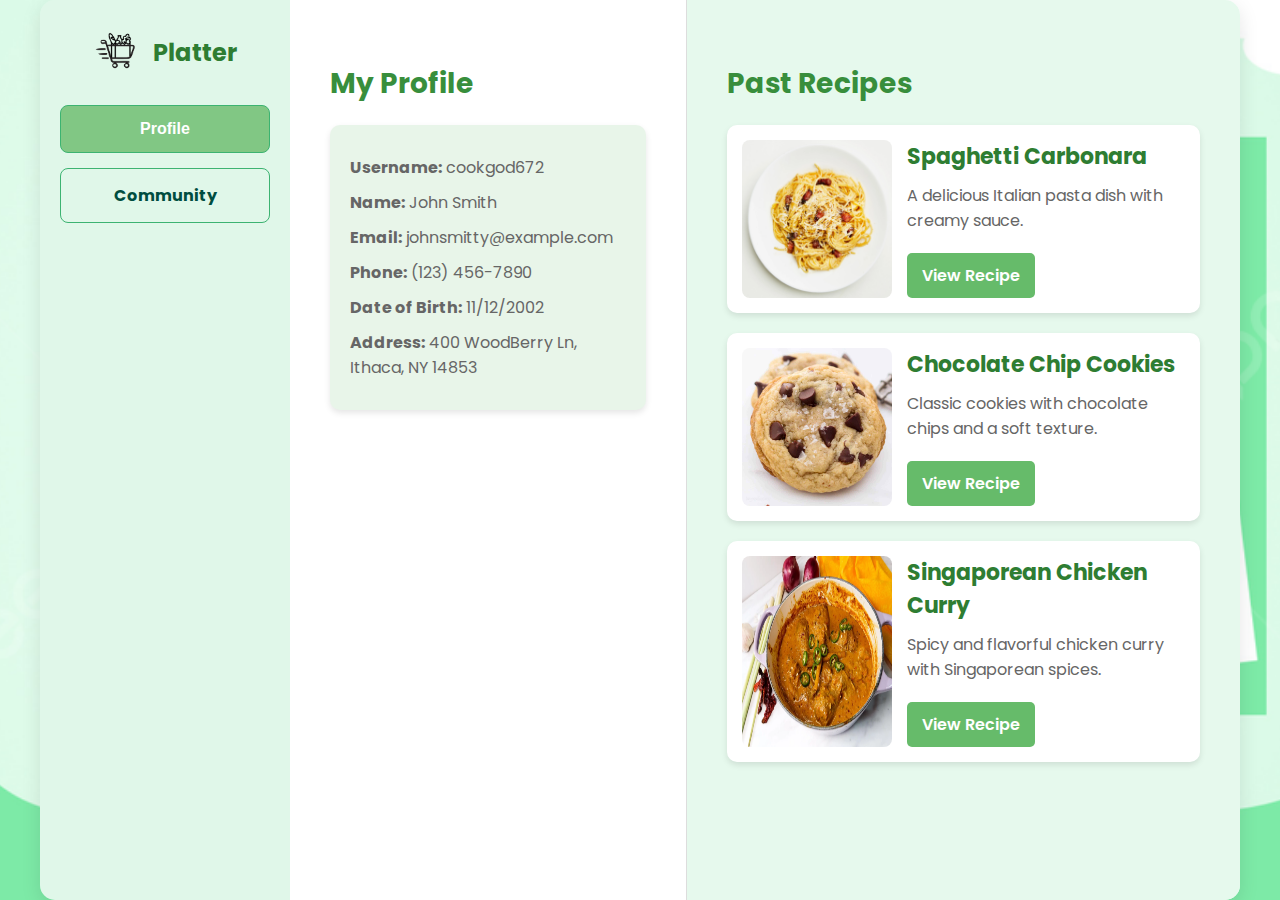
<file: account.html>
<!DOCTYPE html>
<html lang="en">
<head>
    <meta charset="UTF-8">
    <meta name="viewport" content="width=device-width, initial-scale=1.0">
    <title>Profile and Recipes Page</title>
    <link rel="stylesheet" href="https://fonts.googleapis.com/css2?family=Lexend:wght@300;600&family=Poppins:wght@400;700&display=swap">
    <link rel="stylesheet" href="account.css"> 
</head>
<body>

    <div class="container">
        <!-- Sidebar -->
        <div class="sidebar">
            <!-- Logo and title container -->
            <div class="logo-title">
                <img src="images/output-onlinepngtools.png" alt="Logo" class="logo">
                <h2>Platter</h2>
            </div>
            <!-- Menu items -->
            <button class="button-51 active">Profile</button>
            <a href="community.html" class="button-51">Community</a>
        </div>
            
        <!-- Main Content -->
        <div class="main-content">
            <!-- Profile Section -->
            <div class="profile-section">
                <h2>My Profile</h2>
                <div class="profile-details">
                    <p><strong>Username:</strong> cookgod672</p>
                    <p><strong>Name:</strong> John Smith</p>
                    <p><strong>Email:</strong> johnsmitty@example.com</p>
                    <p><strong>Phone:</strong> (123) 456-7890</p>
                    <p><strong>Date of Birth:</strong> 11/12/2002</p>
                    <p><strong>Address:</strong> 400 WoodBerry Ln, Ithaca, NY 14853</p>
                </div>
            </div>

            <!-- Recipes Section -->
            <div class="recipes-section">
                <h2>Past Recipes</h2>

                <div class="recipe-item">
                    <img src="images/carbonara.webp" alt="Spaghetti Carbonara">
                    <div class="recipe-details">
                        <h3>Spaghetti Carbonara</h3>
                        <p>A delicious Italian pasta dish with creamy sauce.</p>
                        <a href="#" class="view-recipe-button">View Recipe</a>
                    </div>
                </div>

                <div class="recipe-item">
                    <img src="images/cookie2.jpg" alt="Chocolate Chip Cookies">
                    <div class="recipe-details">
                        <h3>Chocolate Chip Cookies</h3>
                        <p>Classic cookies with chocolate chips and a soft texture.</p>
                        <a href="#" class="view-recipe-button">View Recipe</a>
                    </div>
                </div>

                <div class="recipe-item">
                    <img src="images/curry.webp" alt="Singaporean Chicken Curry">
                    <div class="recipe-details">
                        <h3>Singaporean Chicken Curry</h3>
                        <p>Spicy and flavorful chicken curry with Singaporean spices.</p>
                        <a href="#" class="view-recipe-button">View Recipe</a>
                    </div>
                </div>
            </div>
        </div>
    </div>

</body>
</html>
</file>
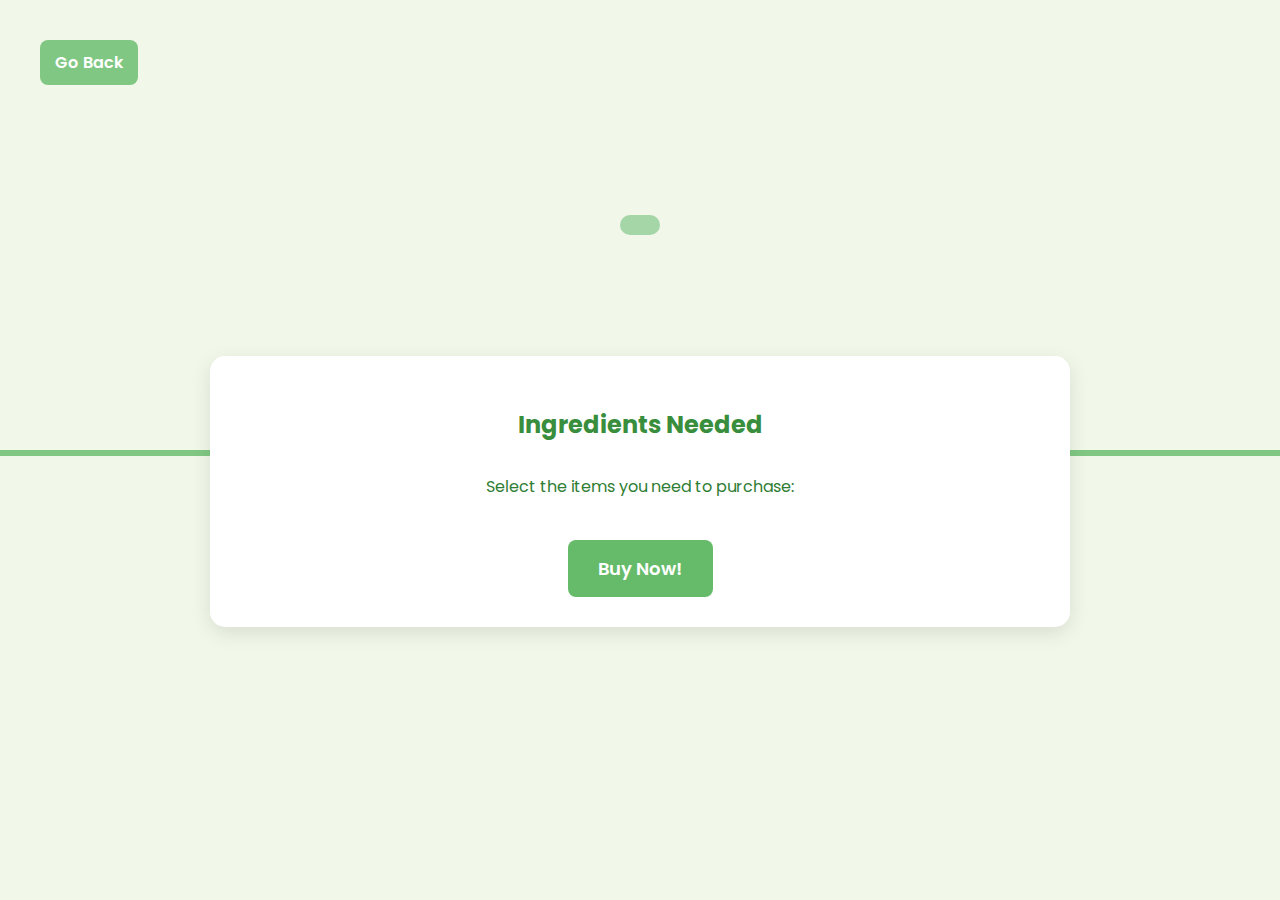
<file: buy.html>
<!DOCTYPE html>
<html lang="en">
<head>
    <link rel="stylesheet" href="buy.css">
    <meta charset="UTF-8">
    <meta name="viewport" content="width=device-width, initial-scale=1.0">
    <title>Buy Ingredients</title>
    <script src="buy.js" defer></script>
    <!-- Google Fonts for Styling -->
    <link rel="stylesheet" href="https://fonts.googleapis.com/css2?family=Lexend:wght@300;600&family=Poppins:wght@400;700&display=swap">
</head>
<body>

    <!-- "Go Back" Button to Return to Recipe Page -->
    <button class="back-button" onclick="history.back()">Go Back</button>

    <div class="hero">
        <h1 id="title"></h1>
    </div>

    <div class="container">
        <h2>Ingredients Needed</h2>
        <p>Select the items you need to purchase:</p>
        <ul id="ingredients">
        </ul>
        <!-- "Buy Now" Button -->
        <button class="buy-button" onclick="buy()">Buy Now!</button>
        <p id="confirmation">Purchase successful! Your items will be delivered soon.</p>
    </div>
</body>
</html>
</file>
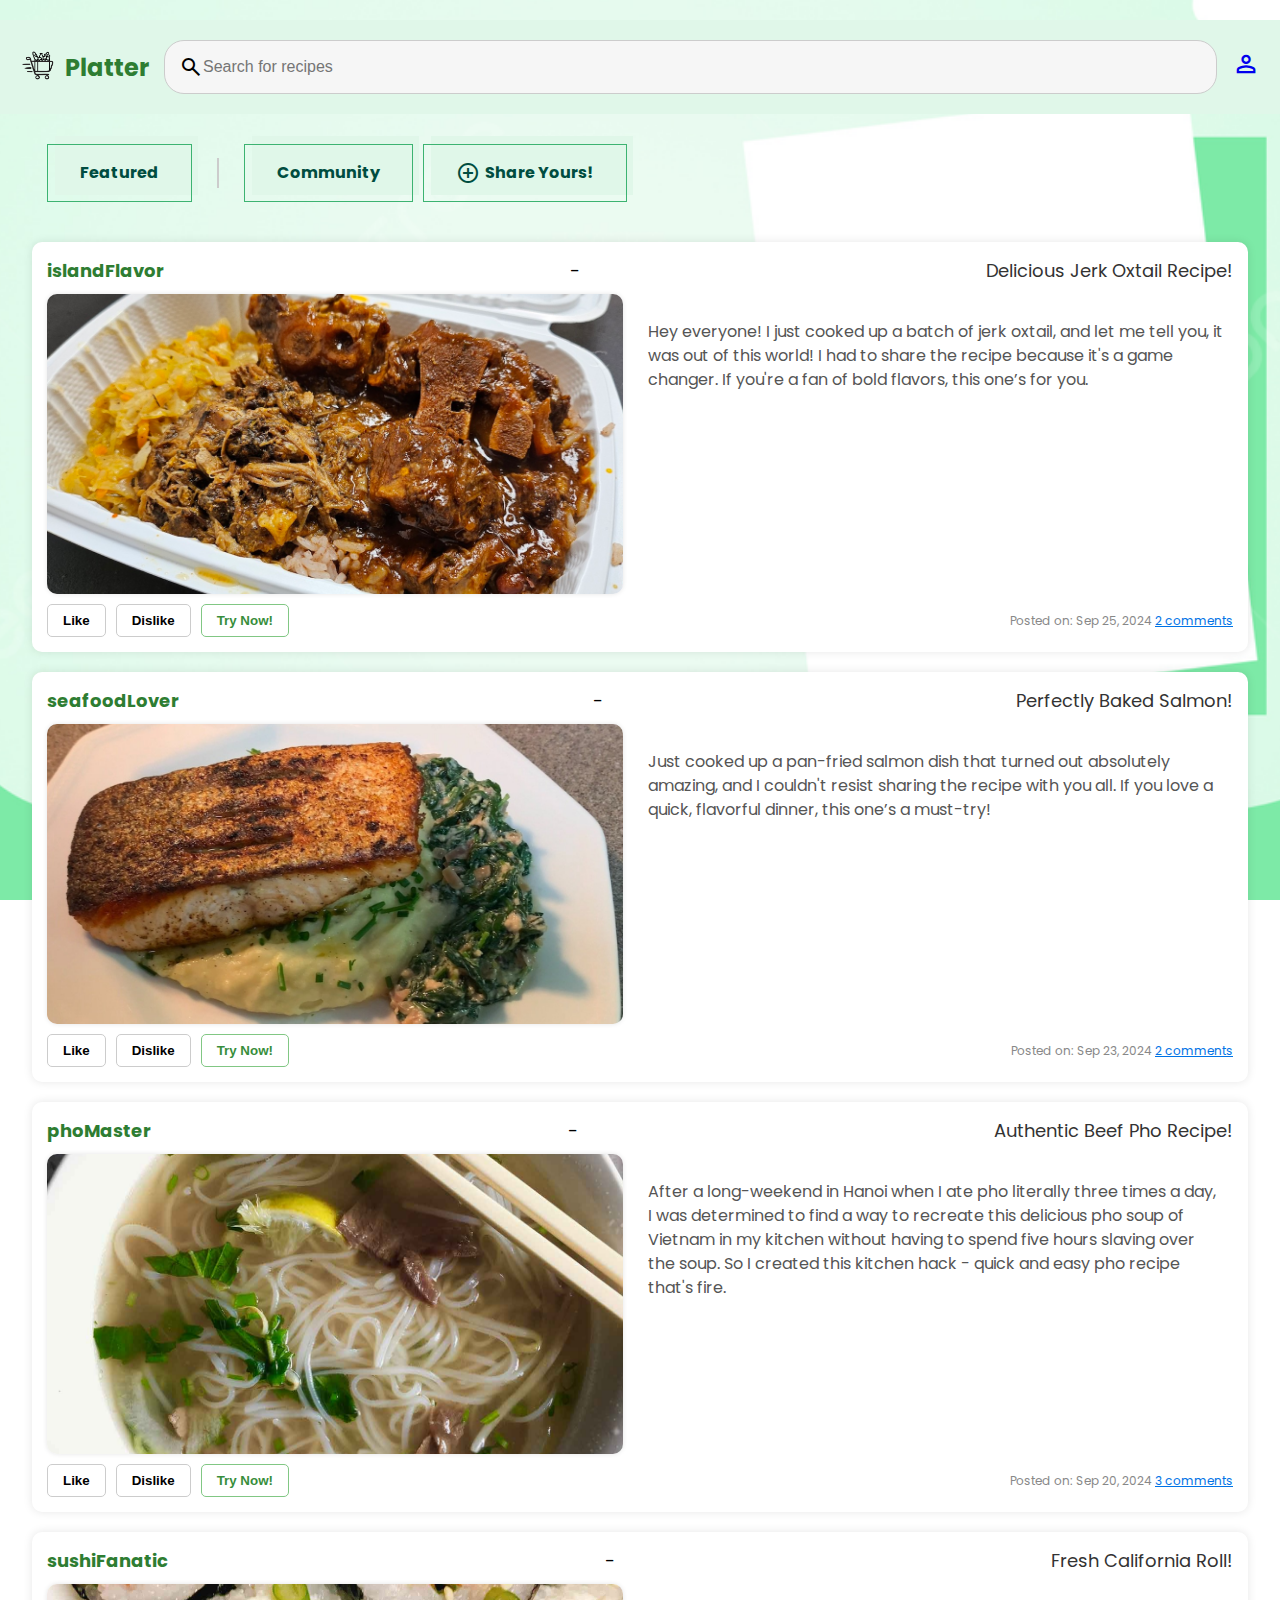
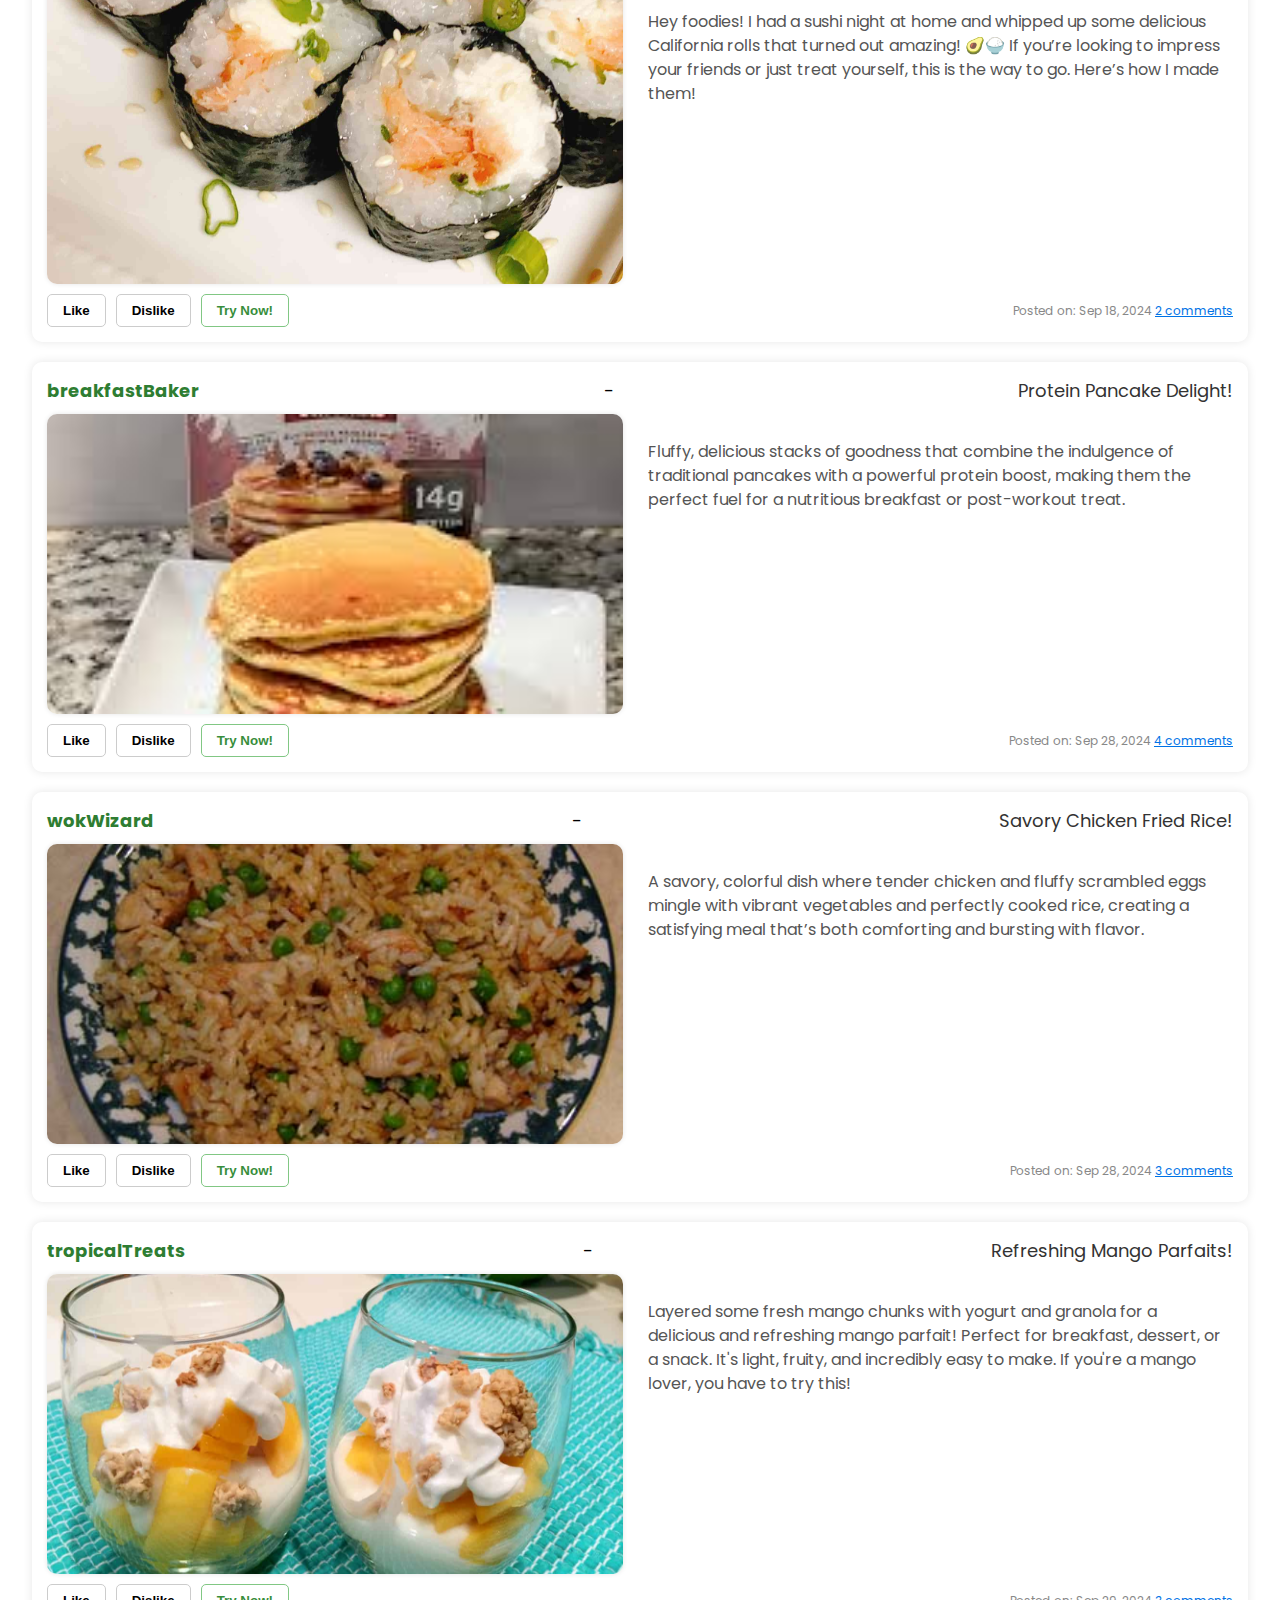
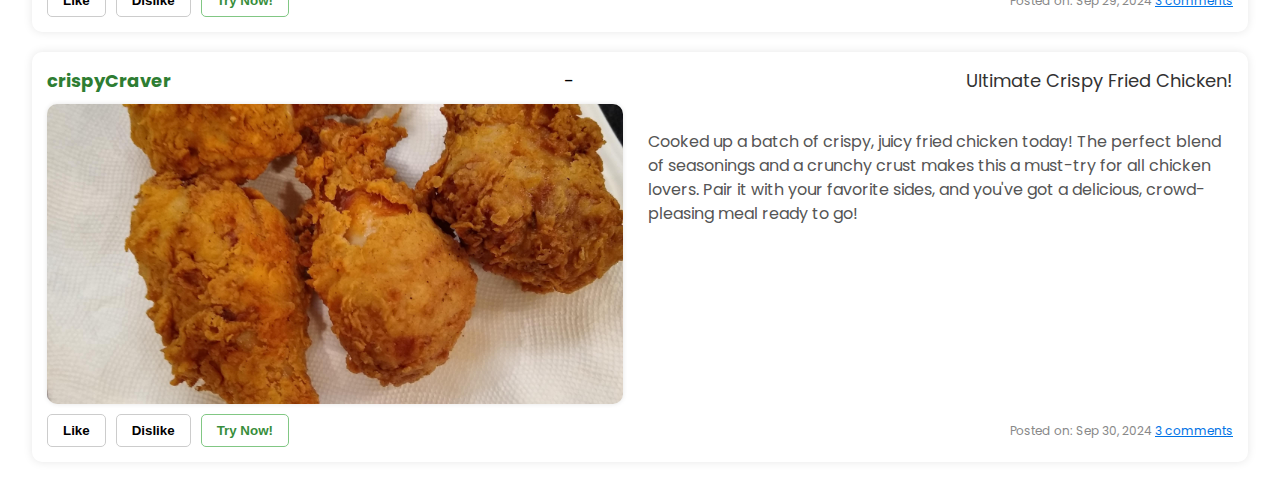
<file: community.html>
<!DOCTYPE html>
<html lang="en">
<head>
    <meta charset="UTF-8">
    <meta name="viewport" content="width=device-width, initial-scale=1.0">
    <title>Platter</title>
    <link rel="stylesheet" href="community.css">
    <link rel="stylesheet" href="https://fonts.googleapis.com/css2?family=Lexend:wght@300&display=swap">
    <link rel="stylesheet" href="https://fonts.googleapis.com/css2?family=Material+Symbols+Outlined:opsz,wght,FILL,GRAD@24,400,0,0">
    <link rel="stylesheet" href="https://fonts.googleapis.com/css2?family=Material+Symbols+Outlined:opsz,wght@20..48,100..700,0..1,-50..200" />
    <link rel="stylesheet" href="https://fonts.googleapis.com/css2?family=Poppins:wght@300;400;500;600;700&display=swap">
    <script src="community.js" defer></script>
</head>
<body>
    <!-- Main content container with header elements -->
    <div class="header-container">
        <!-- Top part of the header (light green background) -->
        <div class="top-header">
            <div class="container">

                <!-- Logo and Title -->
                <div class="logo-title">
                    <img src="images/output-onlinepngtools.png" alt="Logo" class="logo">
                    <span class="site-title">Platter</span>
                </div>

                <!-- Search Form -->
                <form class="search-form">
                    <div class="search">
                        <span class="search-icon material-symbols-outlined">search</span>
                        <input class="search-input" type="search" placeholder="Search for recipes" id="searchInput">
                        <div class="dropdown" id="dropdown">
                        </div>
                    </div>
                </form>

                <!-- Profile and Cart Icons -->
                <div class="user-cart">
                    <a href="account.html" class="profile-link">
                        <span class="material-symbols-outlined">person</span>
                    </a>         
                </div>
            </div>
        </div>

        <!-- Buttons Section for toggling or navigating -->
        <div class="button-container">
            <a href="index.html" class="button-51" role="button">Featured</a>
            <div class="line-divider"></div>
            <button class="button-51" id="community-btn">Community</button>
            <!-- New Share Yours Button -->
            <a href="new.html" class="button-51 share-button">
                <span class="material-symbols-outlined">add_circle</span> Share Yours!
            </a>
        </div>

        <!-- Enhanced Reddit-Like Fake Posts Section -->
        <div class="enhanced-post-section" id="bigContainer">
            <!-- Post 1: Jerk Oxtail -->
            <div class="post-container" id="firstRow">
                <div class="post-header">
                    <span class="username">islandFlavor</span> - <span class="title">Delicious Jerk Oxtail Recipe!</span>
                </div>
                <div class="post-content">
                    <!-- Left side: Image -->
                    <img src="images/jerk.jpg" alt="Jerk Oxtail" class="post-image">
                    <!-- Right side: Text description -->
                    <div class="post-description">
                        <p>Hey everyone! I just cooked up a batch of jerk oxtail, and let me tell you, it was out of this world! I had to share the recipe because it's a game changer. If you're a fan of bold flavors, this one’s for you.</p>
                    </div>
                </div>
                <div class="post-footer">
                    <div class="like-dislike-container">
                        <button class="like-button" onclick="toggleLike(this)">Like</button>
                        <button class="dislike-button" onclick="toggleDislike(this)">Dislike</button>
                        <button class="try-now-button" onclick="goRecipe('Delicious Jerk Oxtail Recipe!')">Try Now!</button>
                    </div>
                    <div class="post-details">
                        <span class="post-date">Posted on: Sep 25, 2024</span>
                        <span class="comments" onclick="openComments('comments1')">2 comments</span>
                    </div>
                </div>
            </div>

            <!-- Post 2: Salmon -->
            <div class="post-container">
                <div class="post-header">
                    <span class="username">seafoodLover</span> - <span class="title">Perfectly Baked Salmon!</span>
                </div>
                <div class="post-content">
                    <!-- Left side: Image -->
                    <img src="images/salmon.jpg" alt="Salmon" class="post-image">
                    <!-- Right side: Text description -->
                    <div class="post-description">
                        <p>Just cooked up a pan-fried salmon dish that turned out absolutely amazing, and I couldn't resist sharing the recipe with you all. If you love a quick, flavorful dinner, this one’s a must-try!</p>
                    </div>
                </div>
                <div class="post-footer">
                    <div class="like-dislike-container">
                        <button class="like-button" onclick="toggleLike(this)">Like</button>
                        <button class="dislike-button" onclick="toggleDislike(this)">Dislike</button>
                        <button class="try-now-button" onclick="goRecipe('Perfectly Baked Salmon!')">Try Now!</button>
                    </div>
                    <div class="post-details">
                        <span class="post-date">Posted on: Sep 23, 2024</span>
                        <span class="comments" onclick="openComments('comments2')">2 comments</span>
                    </div>
                </div>
            </div>

            <!-- Post 3: Beef Pho -->
            <div class="post-container">
                <div class="post-header">
                    <span class="username">phoMaster</span> - <span class="title">Authentic Beef Pho Recipe!</span>
                </div>
                <div class="post-content">
                    <!-- Left side: Image -->
                    <img src="images/pho.jpg" alt="Beef Pho" class="post-image">
                    <!-- Right side: Text description -->
                    <div class="post-description">
                        <p>After a long-weekend in Hanoi when I ate pho literally three times a day, I was determined to find a way to recreate this delicious pho soup of Vietnam in my kitchen without having to spend five hours slaving over the soup. So I created this kitchen hack - quick and easy pho recipe that's fire.</p>
                    </div>
                </div>
                <div class="post-footer">
                    <div class="like-dislike-container">
                        <button class="like-button" onclick="toggleLike(this)">Like</button>
                        <button class="dislike-button" onclick="toggleDislike(this)">Dislike</button>
                        <button class="try-now-button" onclick="goRecipe('Authentic Beef Pho Recipe!')">Try Now!</button>
                    </div>
                    <div class="post-details">
                        <span class="post-date">Posted on: Sep 20, 2024</span>
                        <span class="comments" onclick="openComments('comments3')">3 comments</span>
                    </div>
                </div>
            </div>

            <!-- Post 4: California Roll -->
            <div class="post-container">
                <div class="post-header">
                    <span class="username">sushiFanatic</span> - <span class="title">Fresh California Roll!</span>
                </div>
                <div class="post-content">
                    <!-- Left side: Image -->
                    <img src="images/sushi.jpg" alt="California Roll" class="post-image">
                    <!-- Right side: Text description -->
                    <div class="post-description">
                        <p>Hey foodies! I had a sushi night at home and whipped up some delicious California rolls that turned out amazing! 🥑🍚 If you’re looking to impress your friends or just treat yourself, this is the way to go. Here’s how I made them!</p>
                    </div>
                </div>
                <div class="post-footer">
                    <div class="like-dislike-container">
                        <button class="like-button" onclick="toggleLike(this)">Like</button>
                        <button class="dislike-button" onclick="toggleDislike(this)">Dislike</button>
                        <button class="try-now-button" onclick="goRecipe('Fresh California Roll!')">Try Now!</button>
                    </div>
                    <div class="post-details">
                        <span class="post-date">Posted on: Sep 18, 2024</span>
                        <span class="comments" onclick="openComments('comments4')">2 comments</span>
                    </div>
                </div>
            </div>

            <!-- Post 5: Protein Pancake Breakfast -->
            <div class="post-container">
                <div class="post-header">
                    <span class="username">breakfastBaker</span> - <span class="title">Protein Pancake Delight!</span>
                </div>
                <div class="post-content">
                    <!-- Left side: Image -->
                    <img src="images/pancake.jpeg" alt="Protein Pancakes" class="post-image">
                    <!-- Right side: Text description -->
                    <div class="post-description">
                        <p>Fluffy, delicious stacks of goodness that combine the indulgence of traditional pancakes with a powerful protein boost, making them the perfect fuel for a nutritious breakfast or post-workout treat.</p>
                    </div>
                </div>
                <div class="post-footer">
                    <div class="like-dislike-container">
                        <button class="like-button" onclick="toggleLike(this)">Like</button>
                        <button class="dislike-button" onclick="toggleDislike(this)">Dislike</button>
                        <button class="try-now-button" onclick="goRecipe('Protein Pancake Delight!')">Try Now!</button>
                    </div>
                    <div class="post-details">
                        <span class="post-date">Posted on: Sep 28, 2024</span>
                        <span class="comments" onclick="openComments('comments5-protein-pancakes')">4 comments</span>
                    </div>
                </div>
            </div>

            <!-- Post 6: Chicken Fried Rice -->
            <div class="post-container">
                <div class="post-header">
                    <span class="username">wokWizard</span> - <span class="title">Savory Chicken Fried Rice!</span>
                </div>
                <div class="post-content">
                    <!-- Left side: Image -->
                    <img src="images/rice.jpg" alt="Chicken Fried Rice" class="post-image">
                    <!-- Right side: Text description -->
                    <div class="post-description">
                        <p>A savory, colorful dish where tender chicken and fluffy scrambled eggs mingle with vibrant vegetables and perfectly cooked rice, creating a satisfying meal that’s both comforting and bursting with flavor.</p>
                    </div>
                </div>
                <div class="post-footer">
                    <div class="like-dislike-container">
                        <button class="like-button" onclick="toggleLike(this)">Like</button>
                        <button class="dislike-button" onclick="toggleDislike(this)">Dislike</button>
                        <button class="try-now-button" onclick="goRecipe('Savory Chicken Fried Rice!')">Try Now!</button>
                    </div>
                    <div class="post-details">
                        <span class="post-date">Posted on: Sep 28, 2024</span>
                        <span class="comments" onclick="openComments('comments6-fried-rice')">3 comments</span>
                    </div>
                </div>
            </div>

            <!-- Post 7: Mango Parfaits -->
            <div class="post-container">
                <div class="post-header">
                    <span class="username">tropicalTreats</span> - <span class="title">Refreshing Mango Parfaits!</span>
                </div>
                <div class="post-content">
                    <!-- Left side: Image -->
                    <img src="images/mango.jpg" alt="Mango Parfaits" class="post-image">
                    <!-- Right side: Text description -->
                    <div class="post-description">
                        <p>Layered some fresh mango chunks with yogurt and granola for a delicious and refreshing mango parfait! Perfect for breakfast, dessert, or a snack. It's light, fruity, and incredibly easy to make. If you're a mango lover, you have to try this!</p>
                    </div>
                </div>
                <div class="post-footer">
                    <div class="like-dislike-container">
                        <button class="like-button" onclick="toggleLike(this)">Like</button>
                        <button class="dislike-button" onclick="toggleDislike(this)">Dislike</button>
                        <button class="try-now-button" onclick="goRecipe('Refreshing Mango Parfaits!')">Try Now!</button>
                    </div>
                    <div class="post-details">
                        <span class="post-date">Posted on: Sep 29, 2024</span>
                        <span class="comments" onclick="openComments('comments7-mango-parfait')">3 comments</span>
                    </div>
                </div>
            </div>

            <!-- Post 8: Ultimate Crispy Fried Chicken -->
            <div class="post-container">
                <div class="post-header">
                    <span class="username">crispyCraver</span> - <span class="title">Ultimate Crispy Fried Chicken!</span>
                </div>
                <div class="post-content">
                    <!-- Left side: Image -->
                    <img src="images/fried-chicken.jpg" alt="Crispy Fried Chicken" class="post-image">
                    <!-- Right side: Text description -->
                    <div class="post-description">
                        <p>Cooked up a batch of crispy, juicy fried chicken today! The perfect blend of seasonings and a crunchy crust makes this a must-try for all chicken lovers. Pair it with your favorite sides, and you've got a delicious, crowd-pleasing meal ready to go!</p>
                    </div>
                </div>
                <div class="post-footer">
                    <div class="like-dislike-container">
                        <button class="like-button" onclick="toggleLike(this)">Like</button>
                        <button class="dislike-button" onclick="toggleDislike(this)">Dislike</button>
                        <button class="try-now-button" onclick="goRecipe('Ultimate Crispy Fried Chicken!')">Try Now!</button>
                    </div>
                    <div class="post-details">
                        <span class="post-date">Posted on: Sep 30, 2024</span>
                        <span class="comments" onclick="openComments('comments8-crispy-chicken')">3 comments</span>
                    </div>
                </div>
            </div>

            <!-- Hidden Comment Sections -->
            <div id="comments1" style="display:none;">
                <h2>Comments for Jerk Oxtail</h2>
                <p><strong>spicyLover</strong> (Sep 26, 2024): Looks mouth-watering! I'm a big fan of jerk spices.</p>
                <p><strong>foodieKing</strong> (Sep 27, 2024): Can't wait to try this out. Any tips on the marinade?</p>
            </div>

            <div id="comments2" style="display:none;">
                <h2>Comments for Baked Salmon</h2>
                <p><strong>oceanVibes</strong> (Sep 24, 2024): That looks divine! What herbs did you use?</p>
                <p><strong>freshCatch</strong> (Sep 25, 2024): Salmon is my go-to for quick meals. Great job!</p>
            </div>

            <div id="comments3" style="display:none;">
                <h2>Comments for Beef Pho</h2>
                <p><strong>soupyMaster</strong> (Sep 21, 2024): I'm obsessed with pho. Yours looks so authentic!</p>
                <p><strong>noodleNerd</strong> (Sep 22, 2024): That broth looks so rich. I can almost taste it!</p>
                <p><strong>phoEnthusiast</strong> (Sep 23, 2024): Love the addition of fresh herbs. Pho-tastic!</p>
            </div>

            <div id="comments4" style="display:none;">
                <h2>Comments for California Roll</h2>
                <p><strong>sushiLover</strong> (Sep 19, 2024): Home-made sushi? I'm impressed. Rolling is tough!</p>
                <p><strong>rollMaster</strong> (Sep 20, 2024): How did you make the rice so perfect?</p>
            </div>

            <div id="comments5-protein-pancakes" style="display:none;">
                <h2>Comments for Protein Pancake Delight</h2>
                <p><strong>sweetTooth</strong> (Sep 29, 2024): These look delicious! I love a healthy pancake option.</p>
                <p><strong>gymBro</strong> (Sep 29, 2024): Perfect for a quick post-workout meal. What protein powder did you use?</p>
                <p><strong>berryFan</strong> (Sep 30, 2024): The fresh berries on top make it look even better! I’ll have to try this.</p>
                <p><strong>brunchKing</strong> (Sep 30, 2024): Protein pancakes are my go-to! Will definitely add this recipe to my list.</p>
            </div>

            <!-- Hidden Comment Sections for Chicken Fried Rice -->
            <div id="comments6-fried-rice" style="display:none;">
                <h2>Comments for Savory Chicken Fried Rice</h2>
                <p><strong>riceLover</strong> (Sep 29, 2024): This looks amazing! I love fried rice, and this one seems perfect.</p>
                <p><strong>chickenFan</strong> (Sep 29, 2024): Can’t wait to try this out! What's the secret to getting that perfect fried rice texture?</p>
                <p><strong>wokMaster</strong> (Sep 30, 2024): Stir-frying is the way to go! Great balance of flavors in your dish.</p>
            </div>

            <!-- Hidden Comment Sections for Mango Parfaits -->
            <div id="comments7-mango-parfait" style="display:none;">
                <h2>Comments for Refreshing Mango Parfaits</h2>
                <p><strong>fruitFanatic</strong> (Sep 29, 2024): Mango parfaits are my favorite! This looks so tasty and healthy.</p>
                <p><strong>yogurtLover</strong> (Sep 30, 2024): Love the combination of mango, yogurt, and granola. Can't wait to try it out!</p>
                <p><strong>sweetTooth</strong> (Sep 30, 2024): What kind of yogurt do you recommend? I prefer something creamy!</p>
            </div>

            <!-- Hidden Comment Sections for Ultimate Crispy Fried Chicken -->
            <div id="comments8-crispy-chicken" style="display:none;">
                <h2>Comments for Ultimate Crispy Fried Chicken</h2>
                <p><strong>spiceMaster</strong> (Sep 30, 2024): That looks so crispy and flavorful! What seasonings did you use?</p>
                <p><strong>chickenLover</strong> (Oct 1, 2024): Fried chicken is my weakness. Can't wait to give this recipe a shot!</p>
                <p><strong>foodieFan</strong> (Oct 1, 2024): Do you double fry for extra crunch? This looks absolutely delicious!</p>
            </div>
        </div>

        <!-- Modal for Comments -->
        <div id="comments-modal" class="modal">
            <div class="modal-content">
                <span class="close-button" onclick="closeComments()">&times;</span>
                <div id="comments-container"></div>
            </div>
        </div>

        <!-- JavaScript for Like/Dislike Buttons and Comments -->
        <script>
            function toggleLike(button) {
                let dislikeButton = button.parentElement.querySelector('.dislike-button');
                if (dislikeButton.classList.contains('disliked')) {
                    dislikeButton.classList.remove('disliked');
                }
                button.classList.toggle('liked');
            }

            function toggleDislike(button) {
                let likeButton = button.parentElement.querySelector('.like-button');
                if (likeButton.classList.contains('liked')) {
                    likeButton.classList.remove('liked');
                }
                button.classList.toggle('disliked');
            }

            function openComments(commentSectionId) {
                const commentsModal = document.getElementById('comments-modal');
                const commentsContainer = document.getElementById('comments-container');
                // Clear the previous content before appending new content
                commentsContainer.innerHTML = '';
                // Append the content of the clicked comment section
                commentsContainer.innerHTML = document.getElementById(commentSectionId).innerHTML;
                commentsModal.style.display = 'block';
            }

            function closeComments() {
                document.getElementById('comments-modal').style.display = 'none';
            }
        </script>

        <!-- Community Button Reload Script -->
        <script>
            const sameButton = document.getElementById('community-btn');
            sameButton.onclick = function() {
                location.reload();
            }
        </script>
    </div>
</body>
</html>
</file>
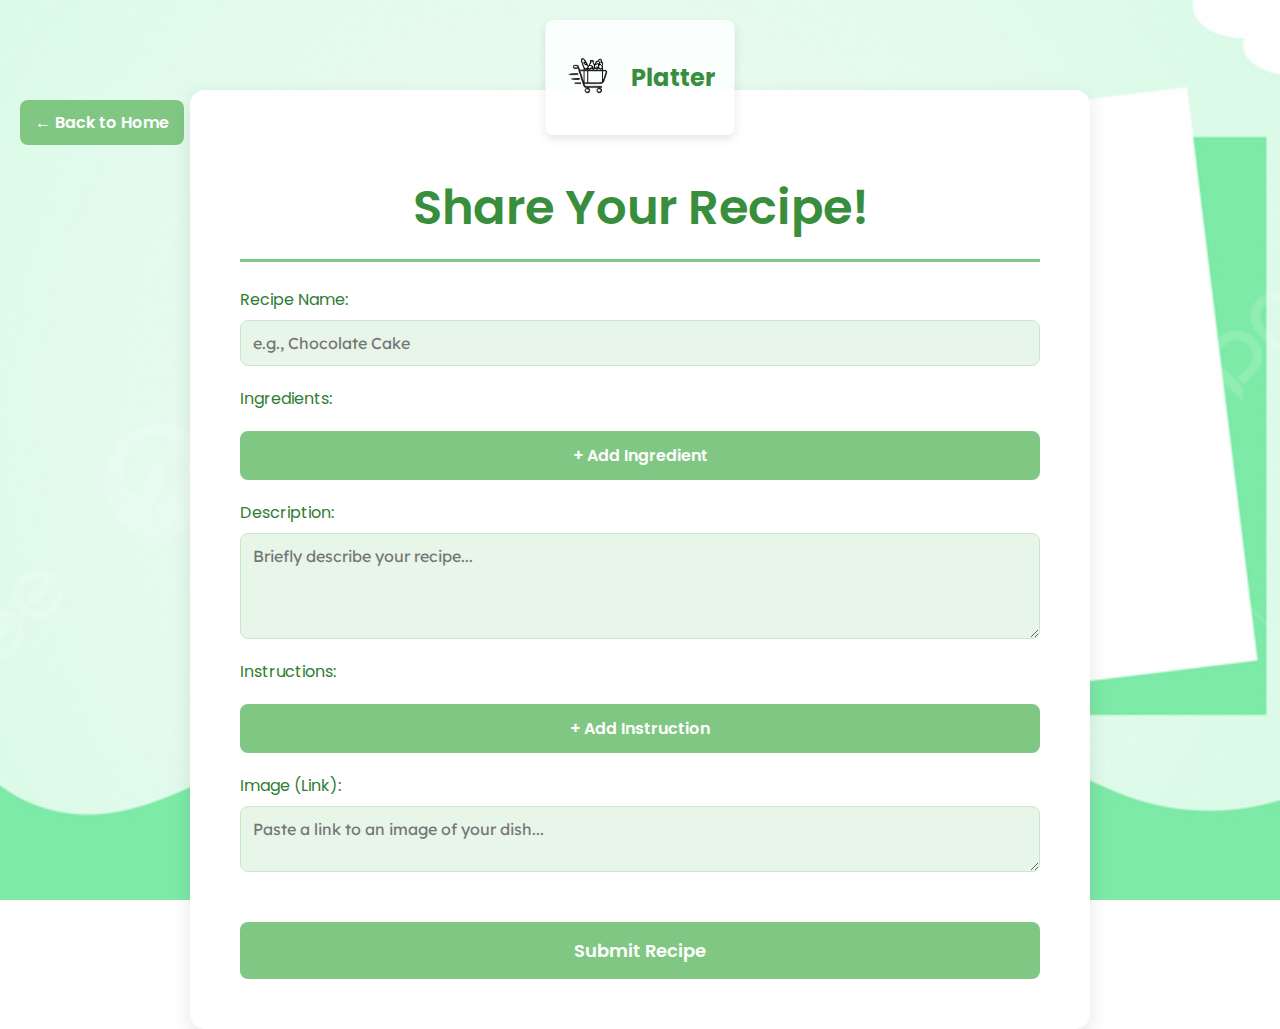
<file: new.html>
<!DOCTYPE html>
<html lang="en">
<head>
    <meta charset="UTF-8">
    <meta name="viewport" content="width=device-width, initial-scale=1.0">
    <title>Recipe Form - à La Carte</title>
    <!-- Consistent Google Fonts -->
    <link rel="stylesheet" href="https://fonts.googleapis.com/css2?family=Lexend:wght@300;600&family=Poppins:wght@400;700&display=swap">
    <link rel="stylesheet" href="new.css">
    <script src="new.js" defer></script>
</head>
<body>
    <!-- Back to Home Button -->
    <a href="community.html" class="back-button">← Back to Home</a>

    <!-- Brand Header -->
    <header class="brand-header">
        <img src="images/output-onlinepngtools.png" alt="Brand Logo" class="brand-logo">
        <h2 class="brand-name">Platter</h2>
    </header>

    <!-- Main form container -->
    <div class="form-container">
        <h1>Share Your Recipe!</h1>
        <form id="recipe-form">
            <div class="form-section">
                <label for="recipe-name">Recipe Name:</label>
                <input type="text" id="recipe-name" placeholder="e.g., Chocolate Cake" required />
            </div>

            <div class="form-section">
                <label>Ingredients:</label>
                <div id="ingredients-list"></div>
                <button type="button" class="add-button" onclick="addIngredient()">+ Add Ingredient</button>
            </div>

            <div class="form-section">
                <label for="description">Description:</label>
                <textarea id="description" rows="4" placeholder="Briefly describe your recipe..." required></textarea>
            </div>

            <div class="form-section">
                <label>Instructions:</label>
                <div id="instructions-list"></div>
                <button type="button" class="add-button" onclick="addInstruction()">+ Add Instruction</button>
            </div>

            <div class="form-section">
                <label for="image">Image (Link):</label>
                <textarea id="image" placeholder="Paste a link to an image of your dish..." required></textarea>
            </div>

            <button type="submit" class="submit-button">Submit Recipe</button>
        </form>
    </div>
</body>
</html>
</file>
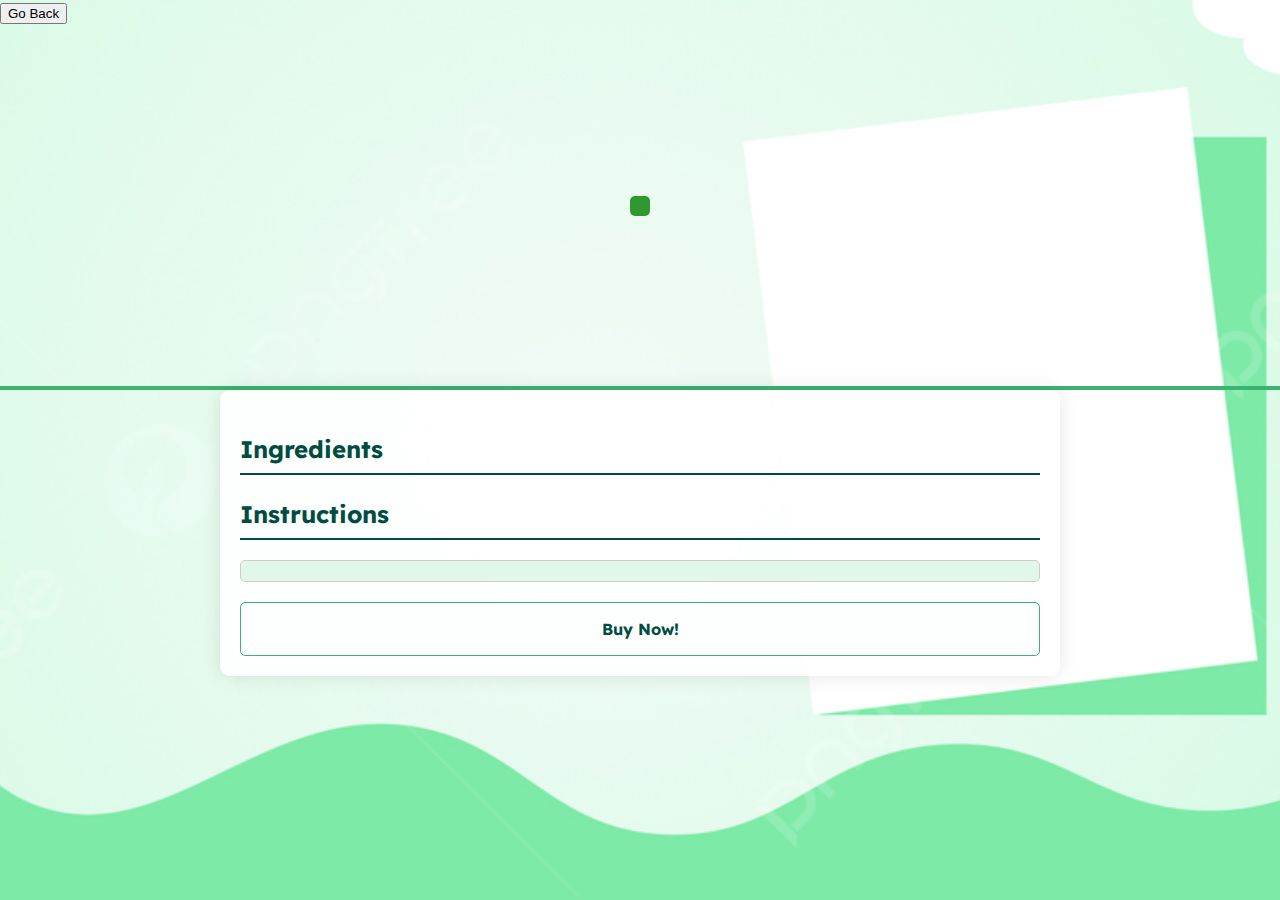
<file: recipe.html>
<!DOCTYPE html>
<html lang="en">
<head>
    <link rel="stylesheet" href="recipe.css">
    <meta charset="UTF-8">
    <meta name="viewport" content="width=device-width, initial-scale=1.0">
    <title>Recipe Page - à La Carte</title>
    <!-- Improved Google Fonts -->
    <link rel="stylesheet" href="https://fonts.googleapis.com/css2?family=Lexend:wght@300;600&family=Poppins:wght@400;700&display=swap">
    <link rel="stylesheet" href="https://fonts.googleapis.com/css2?family=Material+Symbols+Outlined:opsz,wght,FILL,GRAD@20..48,100..700,0..1,-50..200" />
    <script src="recipe.js" defer></script>
</head>
<body>
    <!-- "Go Back" Button -->
    <button class="back-button" onclick="history.back()">Go Back</button>


    <div class="hero">
        <h1 id="title"></h1>
    </div>

    <div class="container">
        <p id="description"></p>

        <h2>Ingredients</h2>
        <ul id="ingredients">
            <!-- Dynamic Ingredients List -->
        </ul>

        <h2>Instructions</h2>
        <div id="instructions">
            <!-- Dynamic Instructions -->
        </div>

        <!-- "Buy Now" Button at the Bottom -->
        <button class="buy-button" onclick="goBuy()">Buy Now!</button>
    </div>
</body>
</html>
</file>
<file: account.css>
/* General Styling */
body {
    margin: 0;
    font-family: 'Poppins', sans-serif;
    background: #f1f8e9 url('images/green.jpg') no-repeat center center fixed; /* Light green with background image */
    background-size: cover; /* Ensures the background image covers the entire page */
    color: #2e7d32; /* Dark green text */
    display: flex;
    justify-content: center;
    align-items: center;
}

/* Container Layout */
.container {
    display: flex;
    height: 100vh;
    width: 100%;
    max-width: 1200px;
    box-shadow: 0 6px 20px rgba(0, 0, 0, 0.1);
    border-radius: 15px;
    overflow: hidden;
}

/* Sidebar Styling */
.sidebar {
    width: 250px;
    background-color: #e0f7e9; /* Light green */
    padding: 30px 20px; /* Add padding to give more space */
    box-sizing: border-box;
}

/* Logo and Title Spacing */
.logo-title {
    display: flex;
    align-items: center;
    gap: 10px;
    justify-content: center;
    margin-bottom: 30px;
}

.logo {
    width: 50px;
    height: auto;
}

.sidebar h2 {
    font-size: 24px;
    margin: 0;
}

/* Sidebar Buttons */
.button-51, .sidebar a.button-51 {
    background-color: transparent;
    border: 1px solid #3CB371;
    color: #004D40;
    font-weight: 700;
    font-size: 16px; /* Ensure font size is consistent */
    padding: 14px 20px;
    width: 100%; /* Ensure full width */
    margin-bottom: 15px;
    cursor: pointer;
    text-align: center;
    border-radius: 8px;
    transition: background-color 300ms ease, color 300ms ease;
    display: block;
    text-decoration: none;
    box-sizing: border-box; /* Include padding in the button width */
}

/* Hover State for Sidebar Buttons */
.button-51:hover, .sidebar a.button-51:hover {
    background-color: #A5D6A7;
}

/* Active Button State */
.button-51.active, .sidebar a.button-51.active {
    background-color: #81c784;
    color: #ffffff;
}

/* Main Content */
.main-content {
    display: flex;
    flex: 1;
    background-color: #ffffff;
}

/* Profile Section */
.profile-section {
    flex: 1;
    padding: 40px;
    background-color: rgba(255, 255, 255, 0.9);
    box-sizing: border-box;
    border-right: 1px solid #ddd;
}

.profile-section h2 {
    font-size: 28px;
    margin-bottom: 20px;
    color: #388e3c;
}

.profile-details {
    background-color: #e8f5e9;
    padding: 20px;
    border-radius: 10px;
    box-shadow: 0 3px 6px rgba(0, 0, 0, 0.1);
}

.profile-details p {
    font-size: 16px;
    color: #666;
    margin: 10px 0;
}

/* Recipes Section */
.recipes-section {
    flex: 1.5;
    padding: 40px;
    background-color: rgba(224, 247, 233, 0.8);
    box-sizing: border-box;
}

.recipes-section h2 {
    font-size: 28px;
    margin-bottom: 20px;
    color: #388e3c;
}

/* Recipe Item Styling */
.recipe-item {
    display: flex;
    background-color: #fff;
    padding: 15px;
    margin-bottom: 20px;
    border-radius: 10px;
    box-shadow: 0 3px 6px rgba(0, 0, 0, 0.1);
    transition: transform 0.2s ease-in-out;
    gap: 15px;
}

.recipe-item:hover {
    transform: translateY(-5px);
}

.recipe-item img {
    width: 150px;
    height: auto;
    border-radius: 8px;
}

.recipe-details {
    display: flex;
    flex-direction: column;
    justify-content: center;
}

.recipe-details h3 {
    font-size: 22px;
    margin: 0;
    color: #2e7d32;
}

.recipe-details p {
    font-size: 16px;
    color: #666;
    margin: 10px 0;
}

/* View Recipe Button */
.view-recipe-button {
    background-color: #66bb6a;
    color: #fff;
    padding: 10px 15px;
    text-align: center;
    border-radius: 5px;
    font-weight: 600;
    margin-top: 10px;
    text-decoration: none;
    transition: background-color 300ms ease, box-shadow 300ms ease;
    width: max-content;
}

.view-recipe-button:hover {
    background-color: #81c784;
    box-shadow: 0 5px 15px rgba(102, 187, 106, 0.4);
}
</file>
<file: buy.css>
/* General Style */
body {
    font-family: 'Poppins', sans-serif;
    margin: 0;
    padding: 0;
    line-height: 1.6;
    background: #f1f8e9; /* Light green background */
    color: #2e7d32; /* Dark green text */
}

/* "Go Back" Button */
.back-button {
    background-color: #81c784;
    border: none;
    color: #ffffff;
    font-family: 'Poppins', sans-serif;
    font-size: 16px;
    font-weight: 600;
    padding: 10px 15px;
    margin: 20px;
    cursor: pointer;
    border-radius: 8px;
    transition: background-color 300ms ease-in, box-shadow 200ms ease-in-out;
    position: absolute;
    top: 20px;
    left: 20px;
}

.back-button:hover {
    background-color: #a5d6a7;
    box-shadow: 0 5px 15px rgba(129, 199, 132, 0.4);
}

/* Hero Section */
.hero {
    background-size: cover;
    background-position: center;
    height: 50vh;
    display: flex;
    align-items: center;
    justify-content: center;
    color: #fff;
    text-shadow: 2px 2px 6px rgba(0, 0, 0, 0.5);
    border-bottom: 6px solid #81c784;
}

/* Container for Ingredients and Purchase */
.container {
    padding: 30px;
    max-width: 800px;
    margin: -50px auto 30px;
    background-color: #ffffff;
    box-shadow: 0 6px 20px rgba(0, 0, 0, 0.1);
    border-radius: 15px;
    transform: translateY(-50px);
    text-align: center;
}

h1 {
    font-size: 3em;
    font-weight: 600;
    text-align: center;
    padding: 10px 20px;
    background: #a5d6a7;
    border-radius: 10px;
    margin: 0;
}

h2 {
    margin-top: 20px;
    font-weight: 700;
    color: #388e3c;
    padding-bottom: 10px;
}

/* Ingredients List Styling */
ul {
    list-style-type: none;
    padding: 0;
    margin-top: 20px;
}

li {
    margin: 10px 0;
    padding: 12px 15px;
    background-color: #e8f5e9;
    border: 1px solid #c8e6c9;
    border-radius: 8px;
    box-shadow: 0 3px 6px rgba(0, 0, 0, 0.05);
    display: flex;
    align-items: center;
    justify-content: center;
    gap: 10px;
}

/* Checkbox Style */
input[type="checkbox"] {
    cursor: pointer;
    width: 20px;
    height: 20px;
    accent-color: #81c784; /* Light green checkbox */
}

/* Buy Button */
.buy-button {
    background-color: #66bb6a;
    border: none;
    color: #ffffff;
    font-family: 'Poppins', sans-serif;
    font-size: 18px;
    font-weight: 600;
    padding: 15px 30px;
    margin-top: 20px;
    cursor: pointer;
    border-radius: 8px;
    transition: background-color 300ms ease-in, box-shadow 200ms ease-in-out;
}

.buy-button:hover {
    background-color: #81c784;
    box-shadow: 0 5px 15px rgba(102, 187, 106, 0.4);
}

/* Confirmation Message */
#confirmation {
    margin-top: 20px;
    font-size: 16px;
    font-weight: 600;
    color: #388e3c;
    display: none;
}
</file>
<file: community.css>
/* Global Styles */
body {
    font-family: 'Poppins', sans-serif;
    margin: 0;
    padding: 0;
    background: url('images/green.jpg') no-repeat center center fixed;
    background-size: cover;
    display: flex;
    justify-content: center;
}

/* Header and Container Styling */
.header-container {
    display: flex;
    flex-direction: column;
    align-items: flex-start;
    gap: 10px;
    width: 95vw;
    max-width: 1600px;
    padding: 0;
    box-sizing: border-box;
    position: relative;
    z-index: 2;
    margin-top: 20px;
}

.top-header {
    background-color: #e0f7e9;
    width: 100vw;
    padding: 20px;
    box-sizing: border-box;
    margin-left: calc((100% - 100vw) / 2);
    position: relative;
    top: 0;
    z-index: 1;
}

.container {
    display: flex;
    align-items: center;
    justify-content: space-between;
    width: 100%;
}

/* Logo and Title */
.logo-title {
    display: flex;
    align-items: center;
    gap: 5px;
}

.logo {
    width: 40px;
    height: auto;
}

.site-title {
    font-family: 'Poppins', sans-serif; /* Change font family to Poppins */
    font-weight: 700; /* Set a bold weight */
    font-size: 24px; /* Adjust the font size as needed */
    color: #2e7d32; /* Set the color to #2e7d32 */
}



/* Search Bar */
.search-form {
    flex-grow: 2;
    margin: 0 15px;
}

.search {
    --padding: 14px;
    width: 100%;
    display: flex;
    align-items: center;
    padding: var(--padding);
    border-radius: 20px;
    background: #f6f6f6;
    transition: box-shadow 0.25s;
    border: 1px solid #ccc;
    box-sizing: border-box;
}

.search:focus-within {
    box-shadow: 0 0 4px rgba(0, 0, 0, 0.15);
}

.search-input {
    font-size: 16px;
    font-weight: 300;
    color: #333333;
    margin-left: var(--padding);
    outline: none;
    border: none;
    background: transparent;
    width: 100%;
    box-sizing: border-box;
    padding: 0;
    margin: 0;
}

/* User Cart */
.user-cart {
    display: flex;
    gap: 15px;
    align-items: center;
}

.user-cart span {
    font-size: 28px;
    cursor: pointer;
}

/* Navigation Buttons */
.button-container {
    display: flex;
    justify-content: center;
    align-items: center;
    gap: 10px;
    margin-top: 20px;
    margin-left: 15px;
}

.button-51 {
    background-color: transparent;
    border: 1px solid #3CB371;
    box-sizing: border-box;
    color: #004D40;
    font-family: 'Poppins', sans-serif;
    font-size: 16px;
    font-weight: 700;
    line-height: 24px;
    padding: 16px 23px;
    position: relative;
    text-decoration: none;
    user-select: none;
    -webkit-user-select: none;
    touch-action: manipulation;
    display: inline-block;
    cursor: pointer;
}

.button-51:hover,
.button-51:active {
    outline: 0;
}

.button-51:hover {
    background-color: transparent;
    cursor: pointer;
}

.button-51:before {
    background-color: #E0F7E9;
    content: "";
    height: calc(100% + 3px);
    position: absolute;
    right: -7px;
    top: -9px;
    transition: background-color 300ms ease-in;
    width: 100%;
    z-index: -1;
}

.button-51:hover:before {
    background-color: #A5D6A7;
}

@media (min-width: 768px) {
    .button-51 {
        padding: 16px 32px;
    }
}

.line-divider {
    width: 2px;
    height: 30px;
    background-color: #ccc;
    margin: 0 15px;
}

/* Enhanced Fake Posts Section */
.enhanced-post-section {
    margin-top: 30px;
    width: 100%;
}

.post-container {
    background-color: #fff;
    padding: 15px;
    border-radius: 10px;
    box-shadow: 0 0 10px rgba(0, 0, 0, 0.1);
    margin-bottom: 20px;
    transition: transform 0.2s ease-in-out;
}

.post-container:hover {
    transform: translateY(-5px);
}

.post-header {
    font-size: 18px;
    margin-bottom: 10px;
    display: flex;
    justify-content: space-between;
}

.username {
    font-weight: bold;
    color: #2e7d32; /* Set the color to #2e7d32 */
}


.title {
    color: #333;
}

/* Post content: splitting into two halves */
.post-content {
    display: flex;
}

.post-image {
    width: 50%;
    border-radius: 10px;
    max-height: 300px;
    object-fit: cover;
    box-shadow: 0 0 5px rgba(0, 0, 0, 0.1);
    margin-right: 15px;
}

.post-description {
    width: 50%;
    padding: 10px;
    font-size: 16px;
    line-height: 1.5;
    color: #555;
}

.post-footer {
    display: flex;
    justify-content: space-between;
    align-items: center;
    margin-top: 10px;
}

.like-dislike-container {
    display: flex;
    gap: 10px;
}

.like-button, .dislike-button {
    background-color: #e9ecef;
    border: none;
    padding: 8px 15px;
    cursor: pointer;
    border-radius: 5px;
    font-weight: bold;
    transition: background-color 0.2s;
}

.like-button:hover, .dislike-button:hover {
    background-color: #ddd;
}

.liked {
    background-color: #d4edda; /* Light green for liked */
    color: green;
}

.disliked {
    background-color: #f8d7da; /* Light red for disliked */
    color: red;
}

.post-details {
    font-size: 12px;
    color: #888;
}

/* Modal Styles */
.modal {
    display: none;
    position: fixed;
    z-index: 1000;
    left: 0;
    top: 0;
    width: 100%;
    height: 100%;
    overflow: auto;
    background-color: rgba(0, 0, 0, 0.7);
}

.modal-content {
    background-color: #fff;
    margin: 10% auto;
    padding: 20px;
    border-radius: 10px;
    width: 70%;
    max-width: 600px;
    box-shadow: 0 0 15px rgba(0, 0, 0, 0.3);
    position: relative;
}

.close-button {
    color: #aaa;
    float: right;
    font-size: 28px;
    font-weight: bold;
    cursor: pointer;
}

.close-button:hover, .close-button:focus {
    color: #000;
    text-decoration: none;
    cursor: pointer;
}

#comments-container {
    max-height: 60vh;
    overflow-y: auto;
}

#comments-container p {
    margin: 10px 0;
}

#comments-container h2 {
    margin-bottom: 15px;
    font-size: 22px;
}

.comments {
    color: #0073e6;
    cursor: pointer;
    text-decoration: underline;
}

.comments:hover {
    color: #005bb5;
}

/* Styling for the buttons: like, dislike, and try now */
.like-button, .dislike-button, .try-now-button {
    background-color: white;
    border: 1px solid #ccc;
    padding: 8px 15px;
    cursor: pointer;
    border-radius: 5px;
    font-weight: bold;
    transition: background-color 0.2s, border-color 0.2s;
}

.like-button:hover, .dislike-button:hover, .try-now-button:hover {
    background-color: #f1f1f1;
    border-color: #999;
}

/* Styling for the try now button */
.try-now-button {
    color: #388e3c; /* Green text */
    border-color: #81c784; /* Green border */
}

.try-now-button:hover {
    color: #2e7d32; /* Darker green on hover */
    background-color: #e0f2f1; /* Light green background on hover */
}

/* Specific styles for the "Share Yours" button */
.share-button {
    display: flex;
    align-items: center; /* Ensures vertical alignment */
    gap: 5px; /* Space between the icon and text */
    text-decoration: none; /* Remove underline */
}

.share-button .material-symbols-outlined {
    vertical-align: middle; /* Ensures it aligns with the text baseline */
    font-size: 24px; /* Adjust the size to match text height */
}

.dropdown {
    border: 1px solid #ccc;
    border-top: none;
    display: none; /* Hidden by default */
    position: absolute;
    background-color: white;
    z-index: 1;
    width: 50vw;
    top: 80%;
}
.dropdown-item {
    padding: 10px;
    cursor: pointer;
}
.dropdown-item:hover {
    background-color: #f0f0f0; /* Highlight on hover */
}
</file>
<file: new.css>
/* General body styles */
body {
    display: flex;
    justify-content: center;
    align-items: start;
    height: 100vh;
    margin: 0;
    padding: 0;
    font-family: 'Poppins', sans-serif;
    background: url('images/green.jpg') no-repeat center center fixed; /* Use the uploaded image */
    background-size: cover;
    color: #2e7d32; /* Dark green text */
}

/* Brand Header */
.brand-header {
    display: flex;
    align-items: center;
    padding: 20px;
    position: absolute;
    top: 20px;
    left: 50%;
    transform: translateX(-50%);
    background: rgba(255, 255, 255, 0.8); /* Light background to make text visible */
    border-radius: 8px;
    box-shadow: 0 4px 10px rgba(0, 0, 0, 0.1);
    z-index: 10; /* Ensure it stays above the form */
}

/* Brand Logo */
.brand-logo {
    width: 50px;
    height: auto;
    margin-right: 15px;
}

/* Brand Name */
.brand-name {
    font-size: 24px;
    font-weight: 700;
    color: #388e3c; /* Darker green */
}

/* Main container for the form */
.form-container {
    background-color: #ffffff;
    padding: 40px;
    border-radius: 15px;
    max-width: 800px;
    width: 90vw;
    box-shadow: 0 6px 20px rgba(0, 0, 0, 0.1);
    margin-top: 140px; /* Adjusted margin to accommodate header */
    transform: translateY(-50px);
}

/* Styling for the form title */
h1 {
    font-size: 2.5em;
    font-weight: 600;
    color: #388e3c;
    text-align: center;
    padding-bottom: 15px;
    margin-bottom: 25px;
    border-bottom: 3px solid #81c784; /* Light green underline */
}

/* General form styles */
form {
    display: flex;
    flex-direction: column;
    gap: 20px;
}

/* Form sections */
.form-section {
    display: flex;
    flex-direction: column;
}

/* Input fields and text areas */
input[type="text"], textarea {
    width: 100%;
    padding: 12px;
    border-radius: 8px;
    border: 1px solid #c8e6c9; /* Light green border */
    font-size: 16px;
    font-family: 'Lexend', sans-serif;
    box-sizing: border-box;
    margin-top: 8px;
    background-color: #e8f5e9; /* Very light green */
}

textarea {
    resize: vertical;
}

/* Section containers for ingredients and instructions */
#ingredients-list, #instructions-list {
    margin-top: 10px;
    margin-bottom: 10px;
}

/* Buttons */
button[type="button"].add-button, .submit-button {
    background-color: #81c784; /* Light green */
    border: none;
    color: #ffffff;
    padding: 12px 20px;
    font-size: 16px;
    font-weight: 600;
    border-radius: 8px;
    cursor: pointer;
    font-family: 'Poppins', sans-serif;
    transition: background-color 0.3s ease-in-out, box-shadow 0.2s ease-in-out;
}

button[type="button"].add-button:hover, .submit-button:hover {
    background-color: #66bb6a;
    box-shadow: 0 5px 15px rgba(102, 187, 106, 0.4);
}

.submit-button {
    align-self: center;
    width: 100%;
    padding: 15px;
    font-size: 18px;
    margin-top: 30px;
}

/* Back button styling */
.back-button {
    display: inline-block;
    position: absolute;
    top: 100px; /* Adjusted to fit with header */
    left: 20px;
    padding: 10px 15px;
    background-color: #81c784;
    color: #FFFFFF;
    text-decoration: none;
    border-radius: 8px;
    font-family: 'Poppins', sans-serif;
    font-weight: 600;
    font-size: 16px;
    cursor: pointer;
    transition: background-color 0.3s ease-in-out, box-shadow 0.2s ease-in-out;
}

.back-button:hover {
    background-color: #a5d6a7;
    box-shadow: 0 5px 15px rgba(129, 199, 132, 0.4);
}

/* Responsive adjustments */
@media (min-width: 768px) {
    .form-container {
        padding: 50px;
    }

    h1 {
        font-size: 3em;
    }
}
</file>
<file: recipe.css>
body {
    font-family: 'Lexend', sans-serif;
    margin: 0;
    padding: 0;
    line-height: 1.6;
    background: url('images/green.jpg') no-repeat center center fixed; /* Matches front page background */
    background-size: cover;
    color: #2c3e50; /* Dark text for contrast */
}

.hero {
    background-image: url('https://www.foodandwine.com/thmb/fjNakOY7IcuvZac1hR3JcSo7vzI=/1500x0/filters:no_upscale():max_bytes(150000):strip_icc()/FAW-recipes-pasta-sausage-basil-and-mustard-hero-06-cfd1c0a2989e474ea7e574a38182bbee.jpg'); /* Replace with your image URL */
    background-size: cover;
    background-position: center;
    height: 40vh;
    display: flex;
    align-items: center;
    justify-content: center;
    color: #fff; /* White text */
    text-shadow: 2px 2px 4px rgba(0, 0, 0, 0.7);
    border-bottom: 4px solid #3CB371; /* Light green border to match theme */
}

.container {
    padding: 20px;
    max-width: 800px;
    margin: auto;
    background-color: rgba(255, 255, 255, 0.9); /* Slightly transparent white */
    box-shadow: 0px 0px 20px rgba(0, 0, 0, 0.1);
    border-radius: 10px; /* Smooth edges */
}

h1 {
    font-size: 3em;
    margin: 0;
    padding: 10px;
    background-color: rgba(0, 128, 0, 0.8); /* Green overlay */
    border-radius: 5px;
    text-align: center;
    width: fit-content;
}

h2 {
    margin-top: 20px;
    color: #004D40; /* Dark green */
    border-bottom: 2px solid #004D40; /* Green underline */
    padding-bottom: 5px;
}

ul {
    list-style-type: none;
    padding: 0;
}

li {
    margin: 5px 0;
    padding: 10px;
    background-color: #E0F7E9; /* Light green */
    border: 1px solid #ccc;
    border-radius: 5px;
}

.buy-button {
    background-color: transparent;
    border: 1px solid #3CB371;
    color: #004D40;
    font-family: 'Lexend', sans-serif;
    font-size: 16px;
    font-weight: 700;
    padding: 16px 23px;
    margin-top: 20px;
    cursor: pointer;
    border-radius: 5px;
    transition: background-color 300ms ease-in;
    display: block;
    width: 100%;
    text-align: center;
    position: relative;
}

.buy-button:hover {
    background-color: #A5D6A7;
}

.buy-button:before {
    background-color: #E0F7E9;
    content: "";
    height: calc(100% + 3px);
    position: absolute;
    right: -7px;
    top: -9px;
    width: 100%;
    z-index: -1;
}

#description {
    margin-bottom: 20px;
    font-style: italic;
    color: #2c3e50; /* Slightly darker text */
}

#instructions {
    margin-top: 20px;
    line-height: 1.5;
    padding: 10px;
    background-color: #E0F7E9; /* Light green */
    border-radius: 5px;
    border: 1px solid #ccc;
}
</file>
